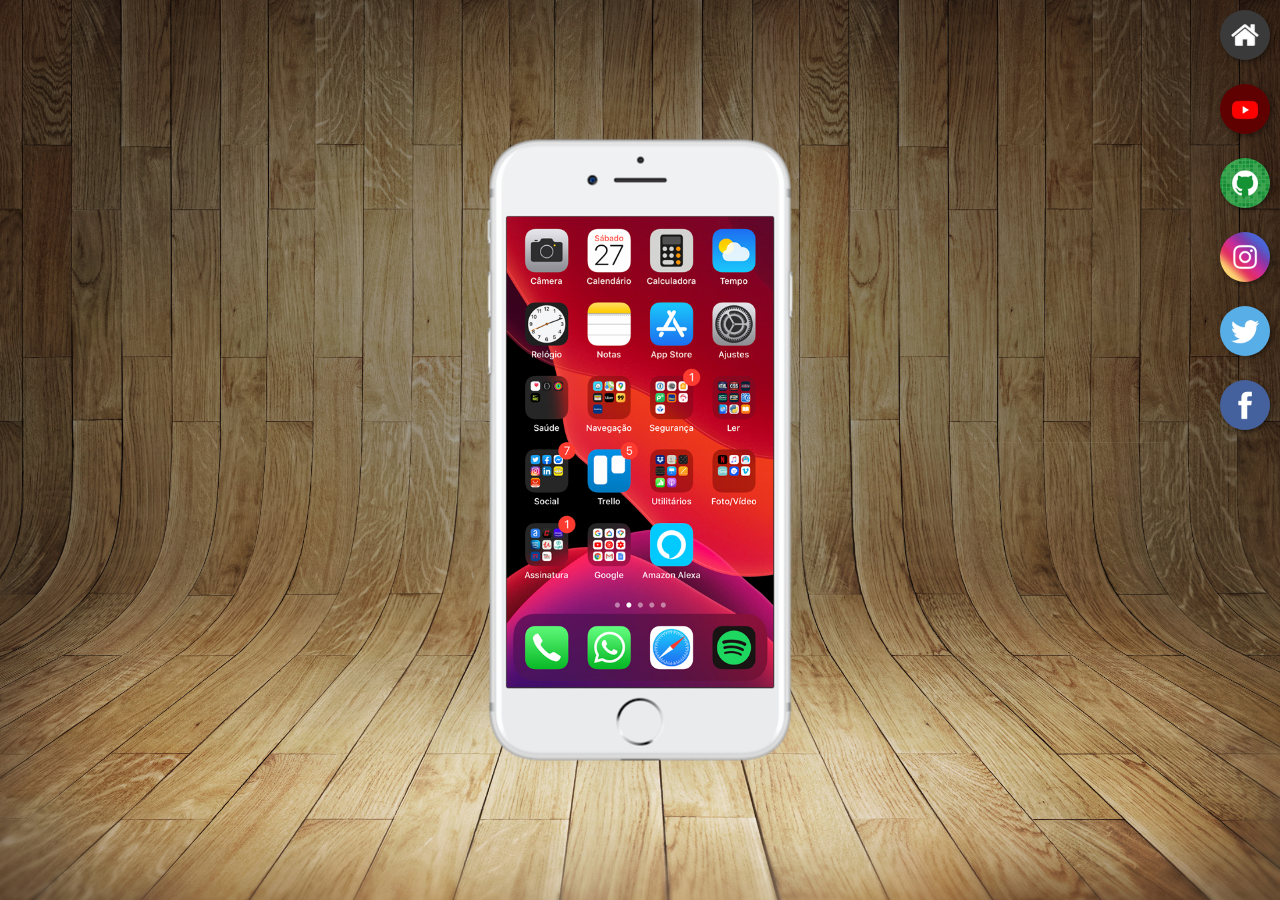
<file: index.html>
<!DOCTYPE html>
<html lang="en">
<head>
    <meta charset="UTF-8">
    <meta http-equiv="X-UA-Compatible" content="IE=edge">
    <meta name="viewport" content="width=device-width, initial-scale=1.0">
    <title>Projeto rede social</title>
    <link rel="shortcut icon" href="favicon.ico" type="image/x-icon">
    <link rel="stylesheet" href="estilos/style.css">
</head>
<body>
   <main>
        <section id="telefone">
            <iframe src="home.html" name="tela" id="tela" frameborder="0"></iframe>
        </section>
        <section id="rede-sociais">
            <a href="home.html" target="tela"><img src="imagens/logo-home.jpg" alt="home"></a><br>
            <a href="youtube.html" target="tela"><img src="imagens/logo-youtube.jpg" alt="youtube"></a><br>
            <a href="github.html" target="tela"><img src="imagens/logo-github.jpg" alt="github"></a><br>
            <a href="instagram.html" target="tela"><img src="imagens/logo-instagram.jpg" alt="instagram"></a><br>
            <a href="#" target="tela"><img src="imagens/logo-twitter.jpg" alt="twitter"></a><br>
            <a href="#" target="tela"><img src="imagens/logo-facebook.jpg" alt="facebook"></a><br>
        </section>
   </main>
</body>
</html>
</file>
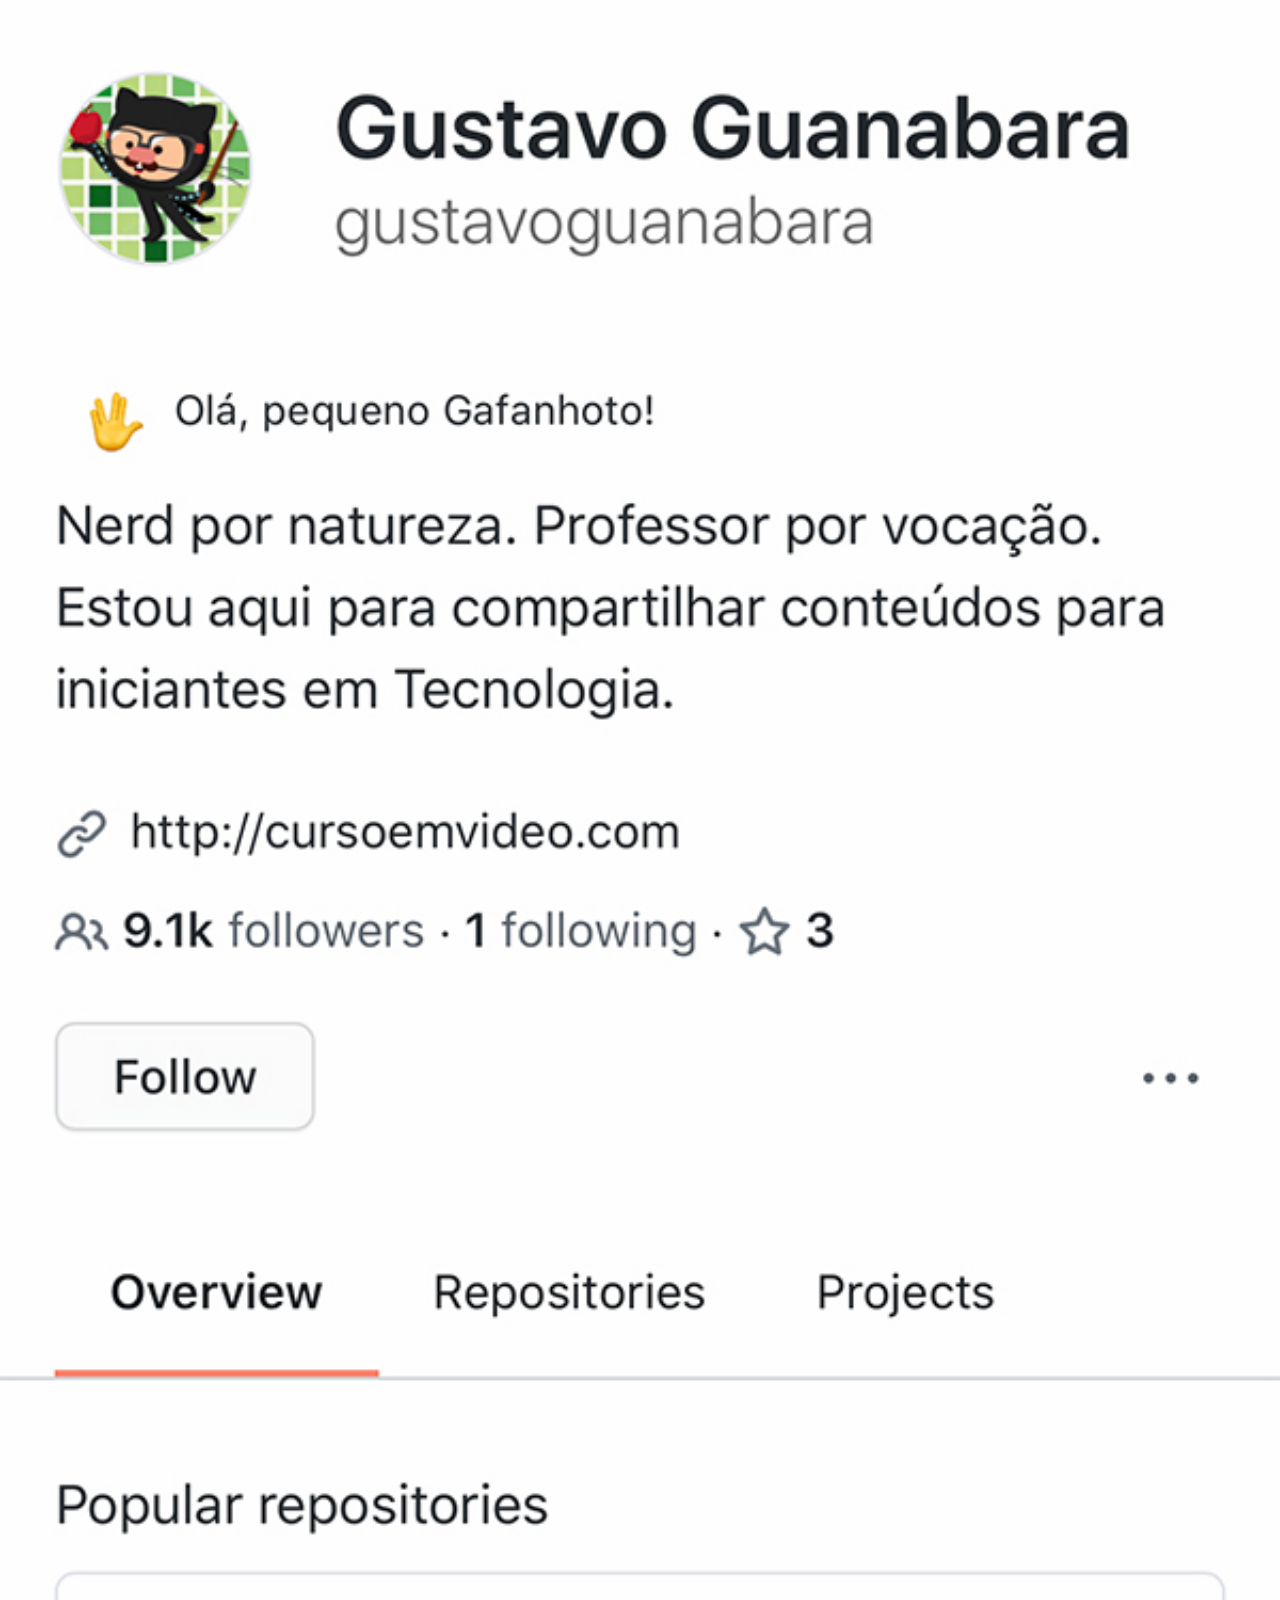
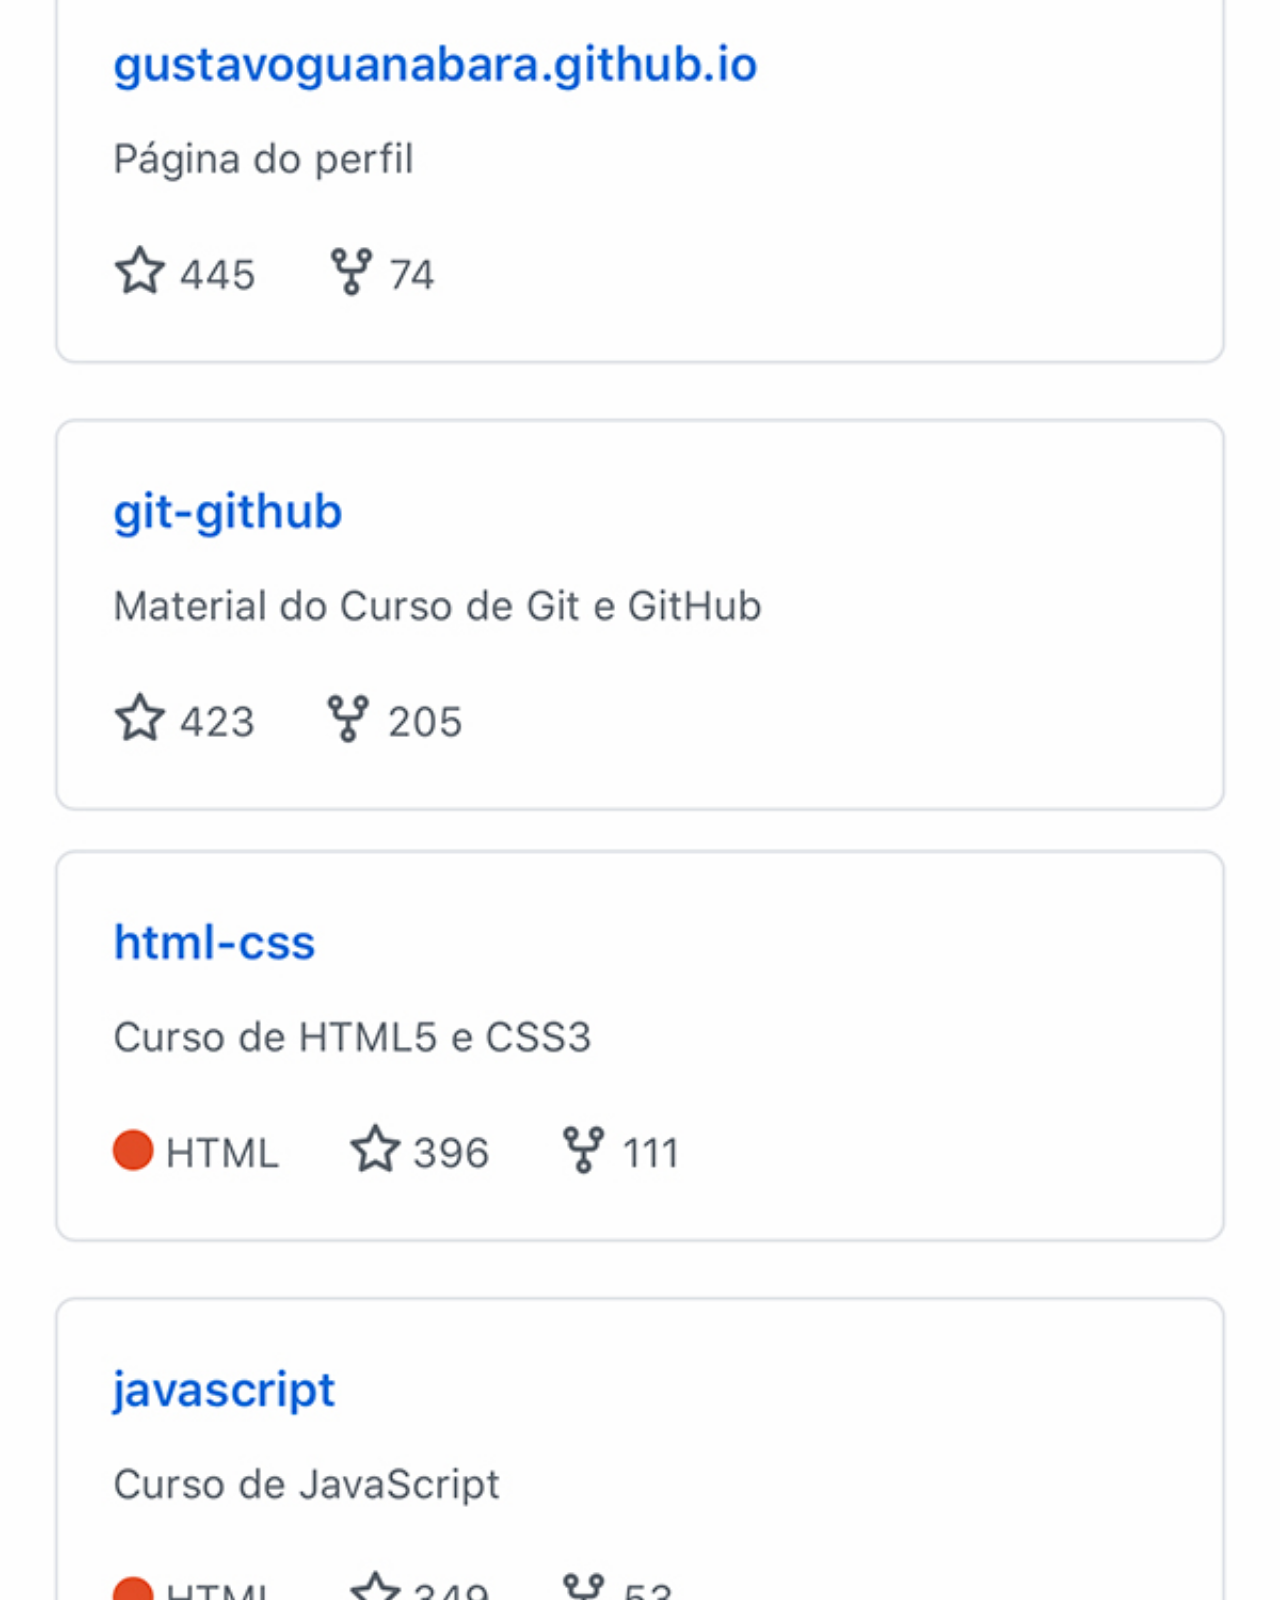
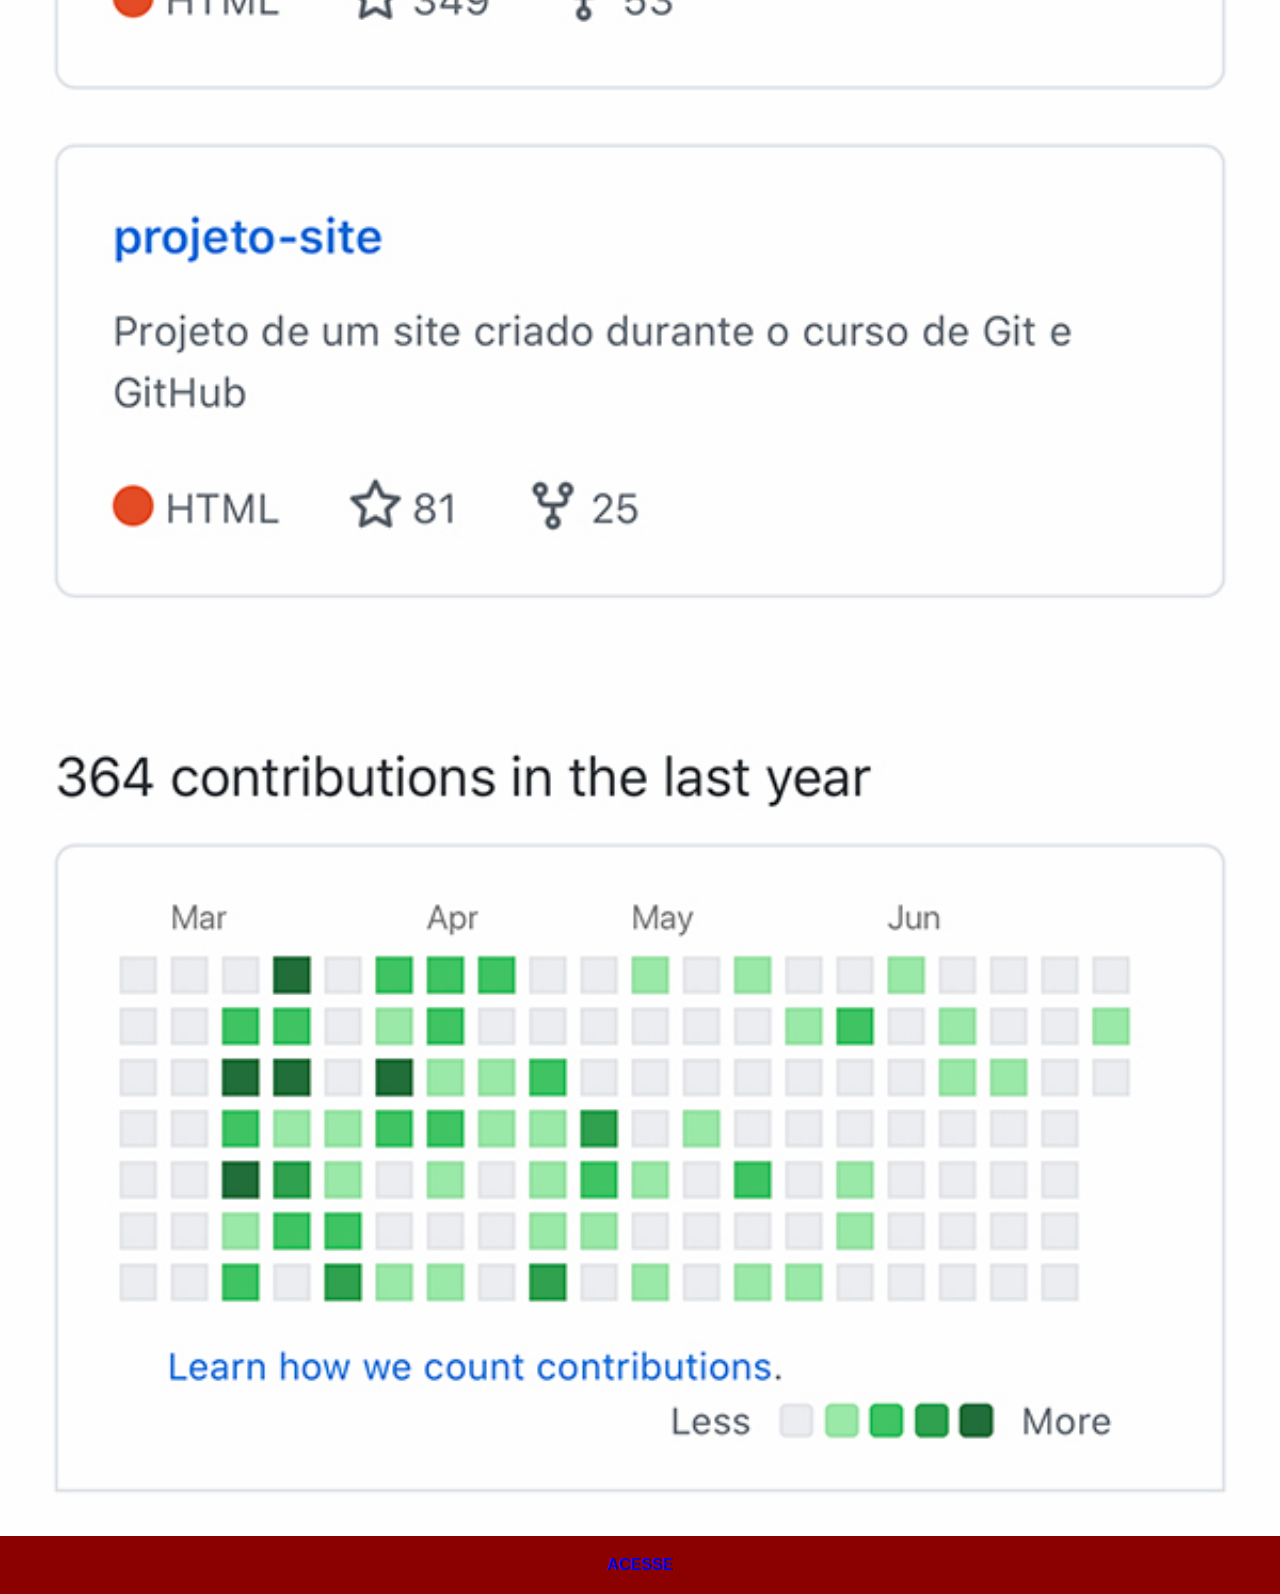
<file: github.html>
<!DOCTYPE html>
<html lang="en">
<head>
    <meta charset="UTF-8">
    <meta http-equiv="X-UA-Compatible" content="IE=edge">
    <meta name="viewport" content="width=device-width, initial-scale=1.0">
    <title>Document</title>
    <link rel="stylesheet" href="estilo/social.css">
</head>
<body>
    <img src="imagens/tela-github.jpg" alt="github">
    <a href="https://github.com/gustavoguanabara/" target="_blank">ACESSE</a>
</body>
</html>
</file>
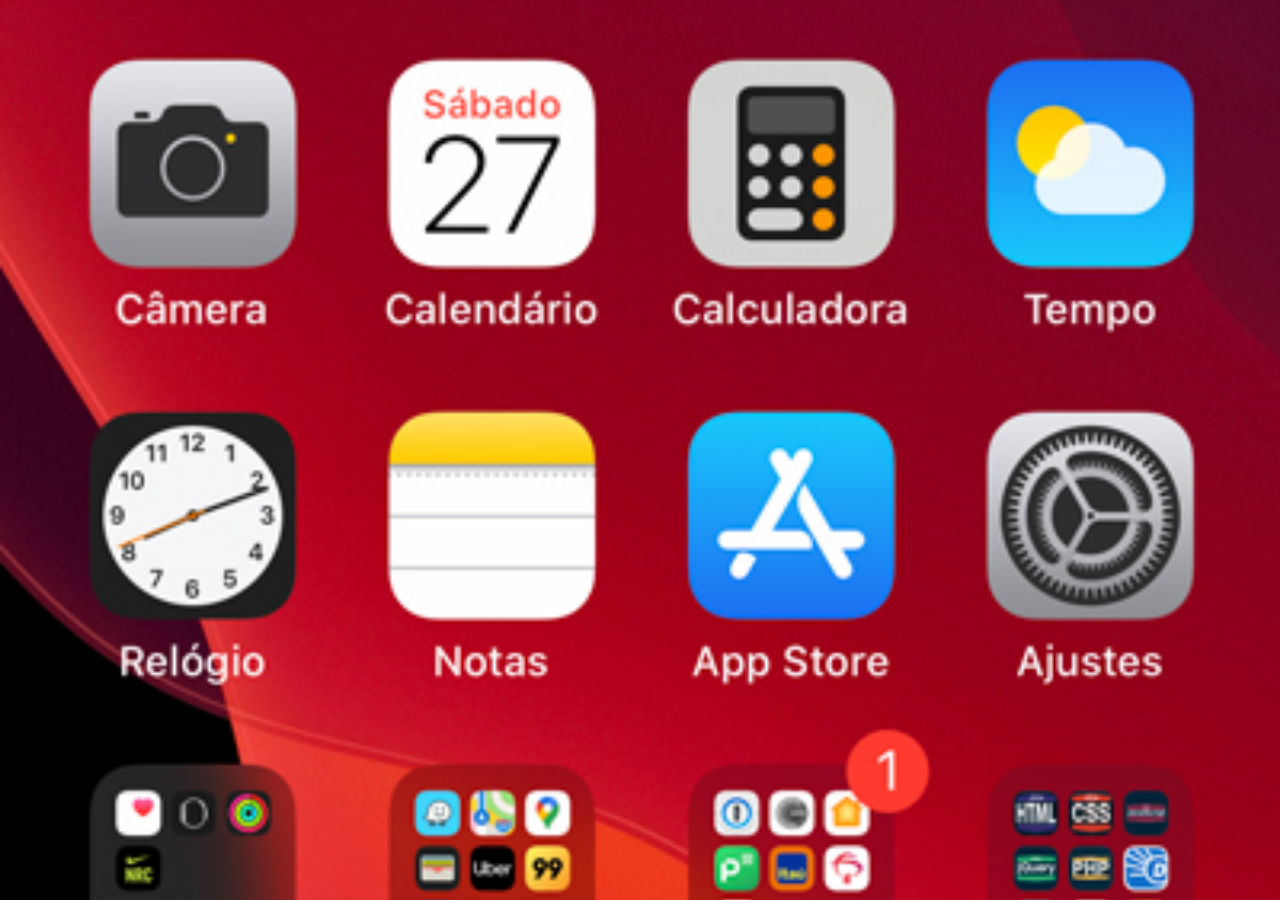
<file: home.html>
<!DOCTYPE html>
<html lang="en">
<head>
    <meta charset="UTF-8">
    <meta http-equiv="X-UA-Compatible" content="IE=edge">
    <meta name="viewport" content="width=device-width, initial-scale=1.0">
    <title>Document</title>
    <style>
        *{
            margin: 0px;
            padding: 0p;
        }
        body{
            width: 100vw;
            height: 100vh;
            background:black url('imagens/tela-home.jpg')no-repeat top center;
            background-size: cover;
        }
    </style>
</head>
<body>
    
</body>
</html>
</file>
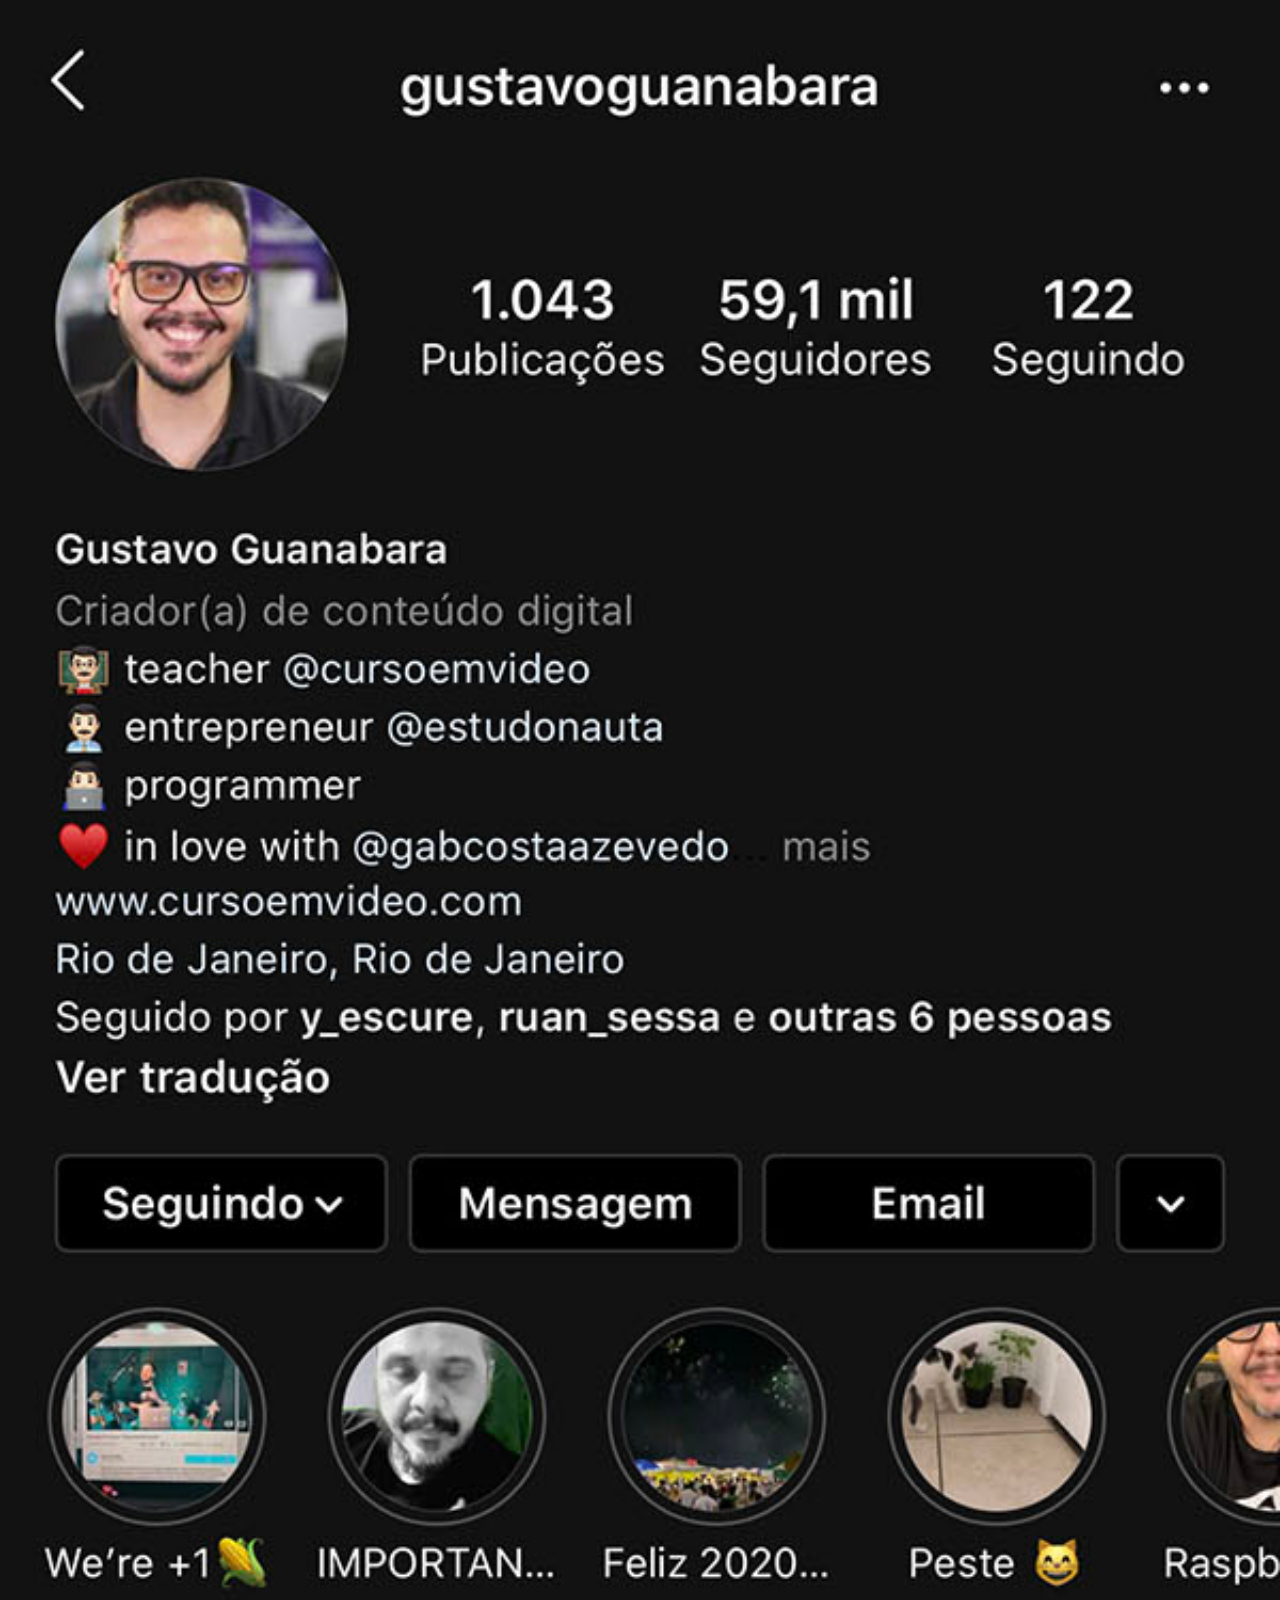
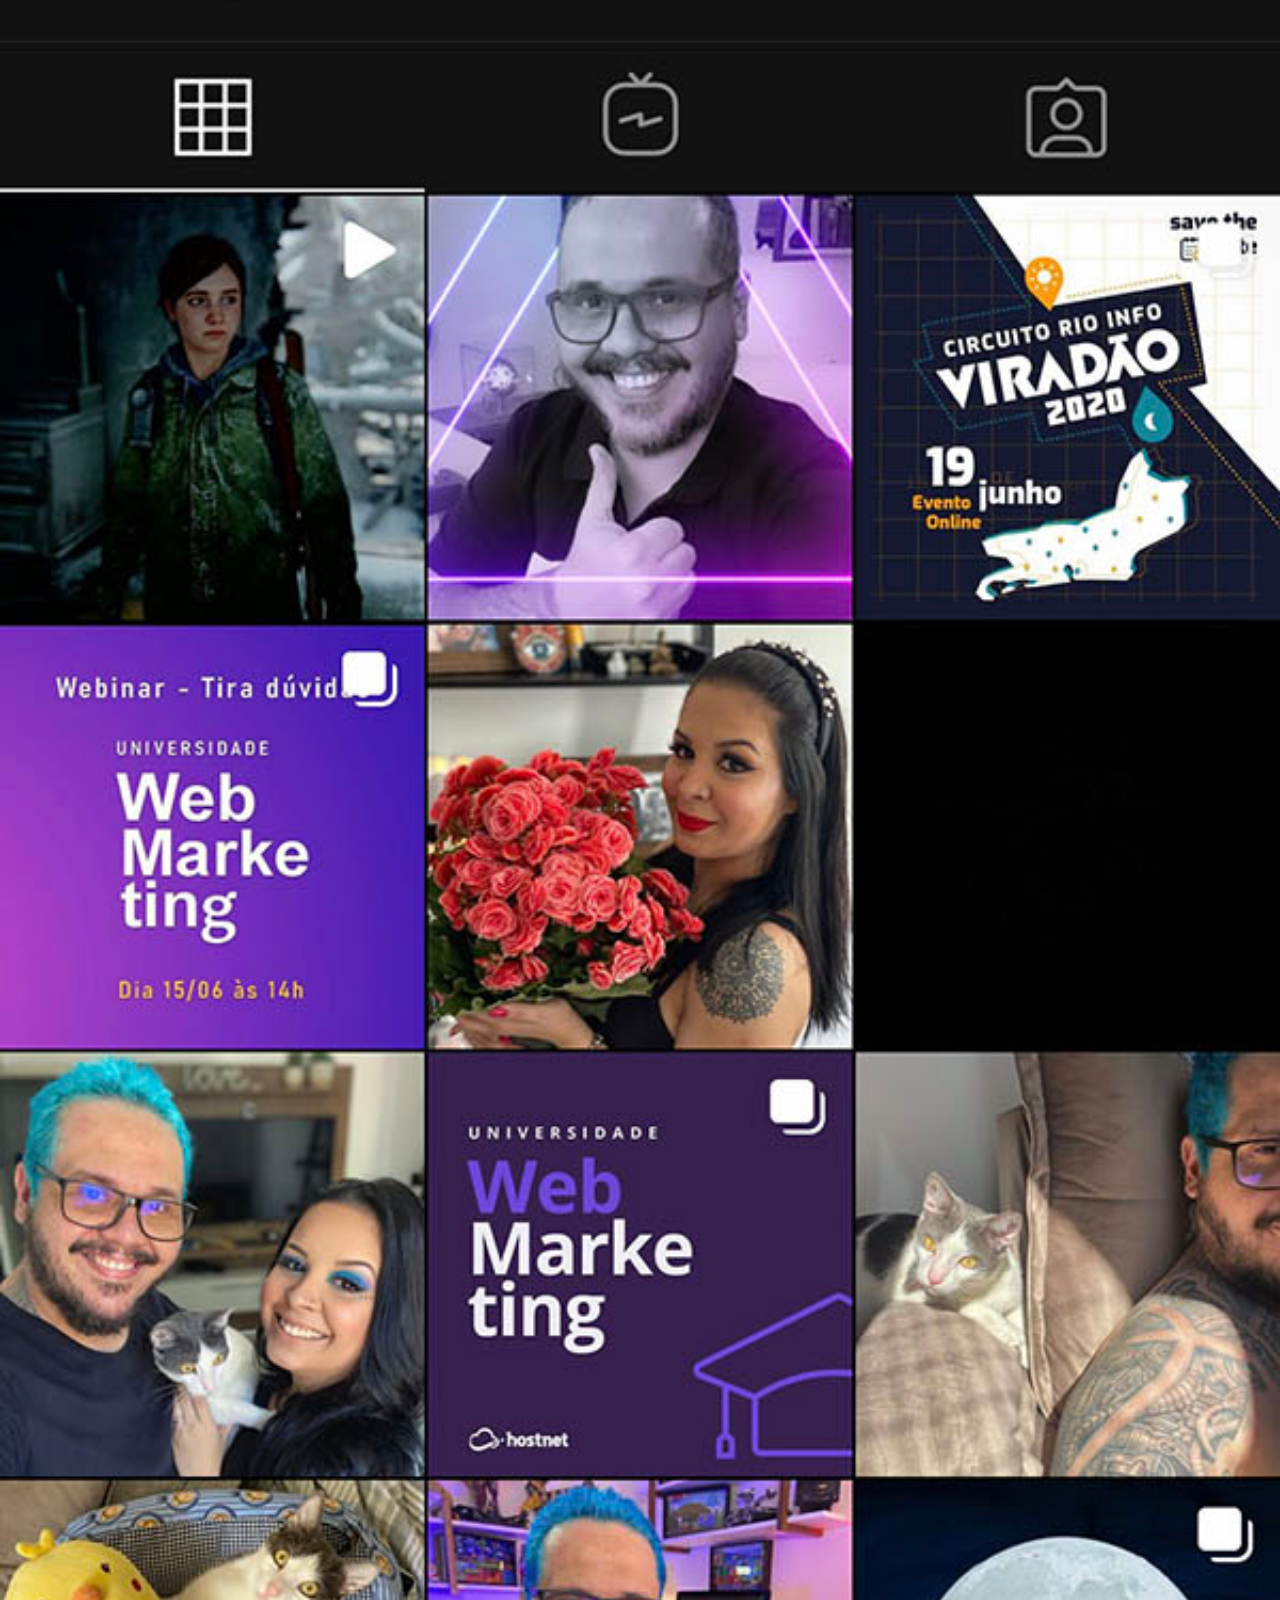
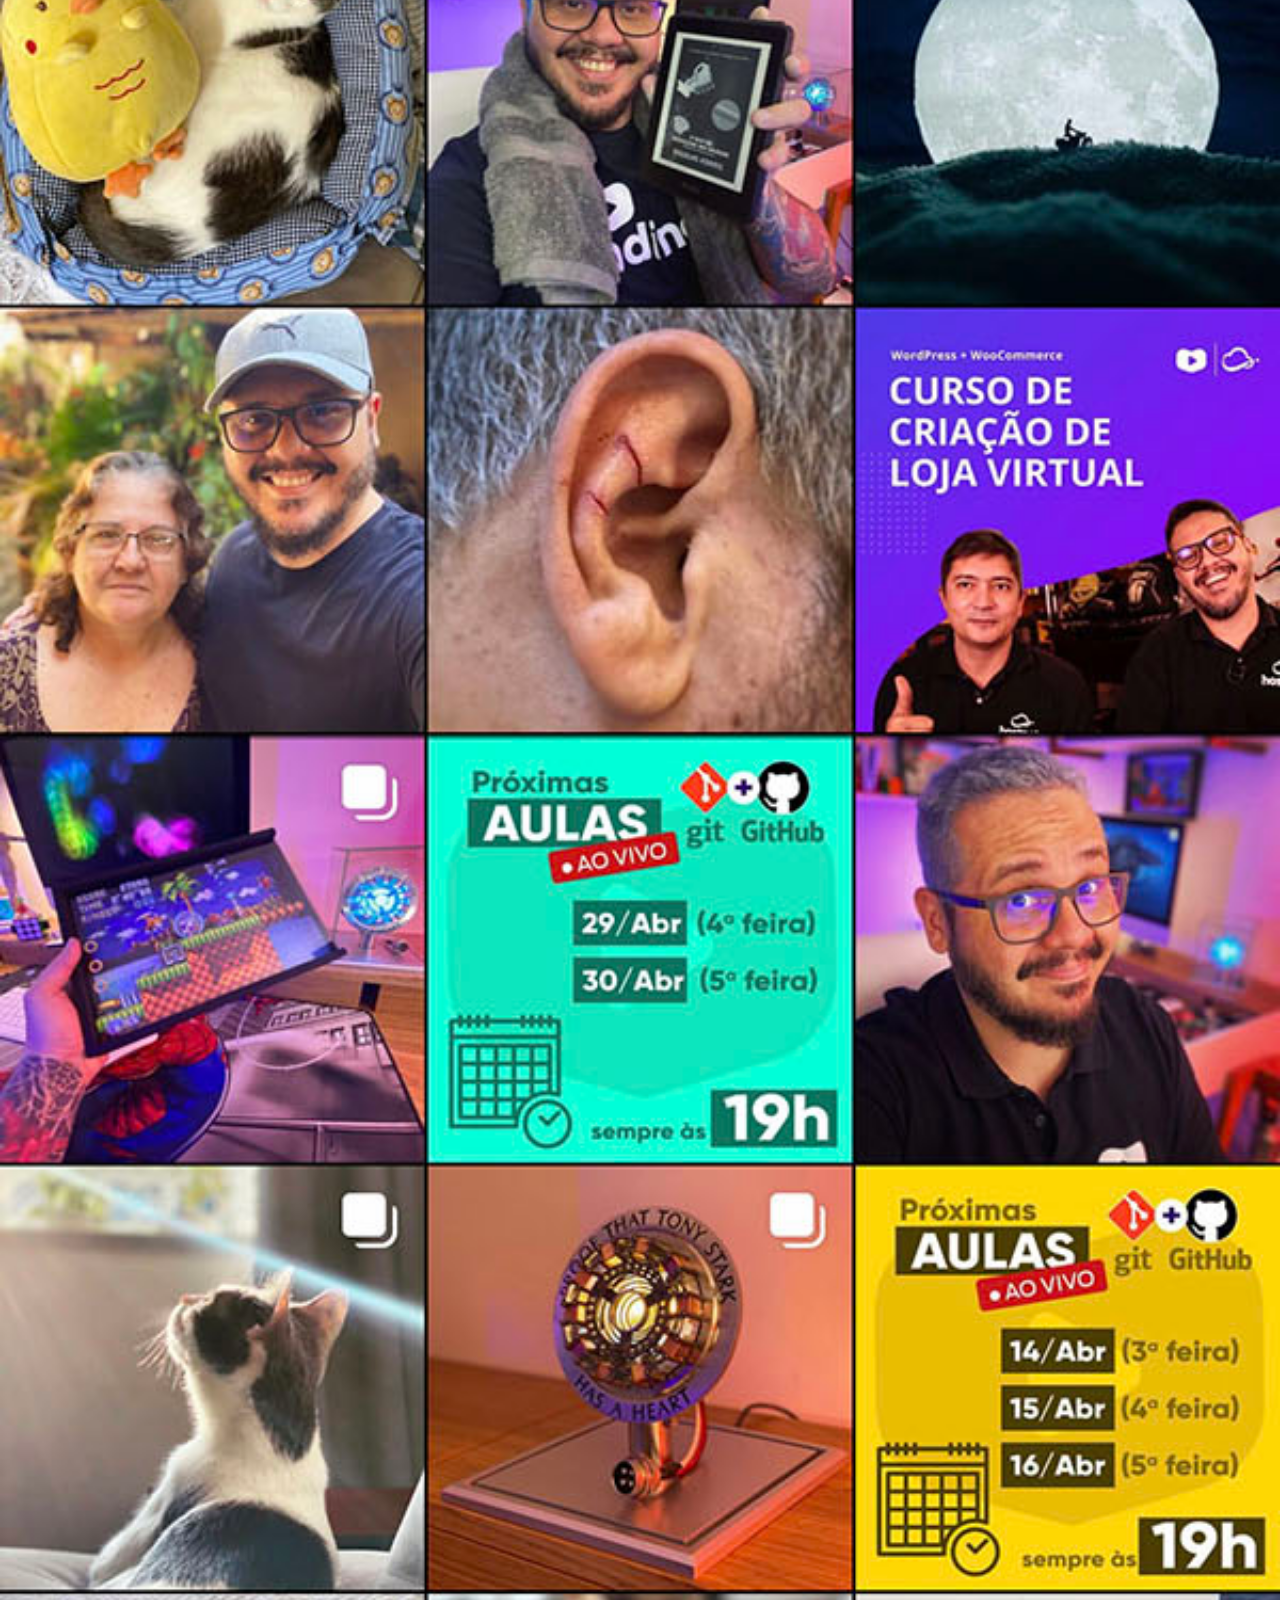
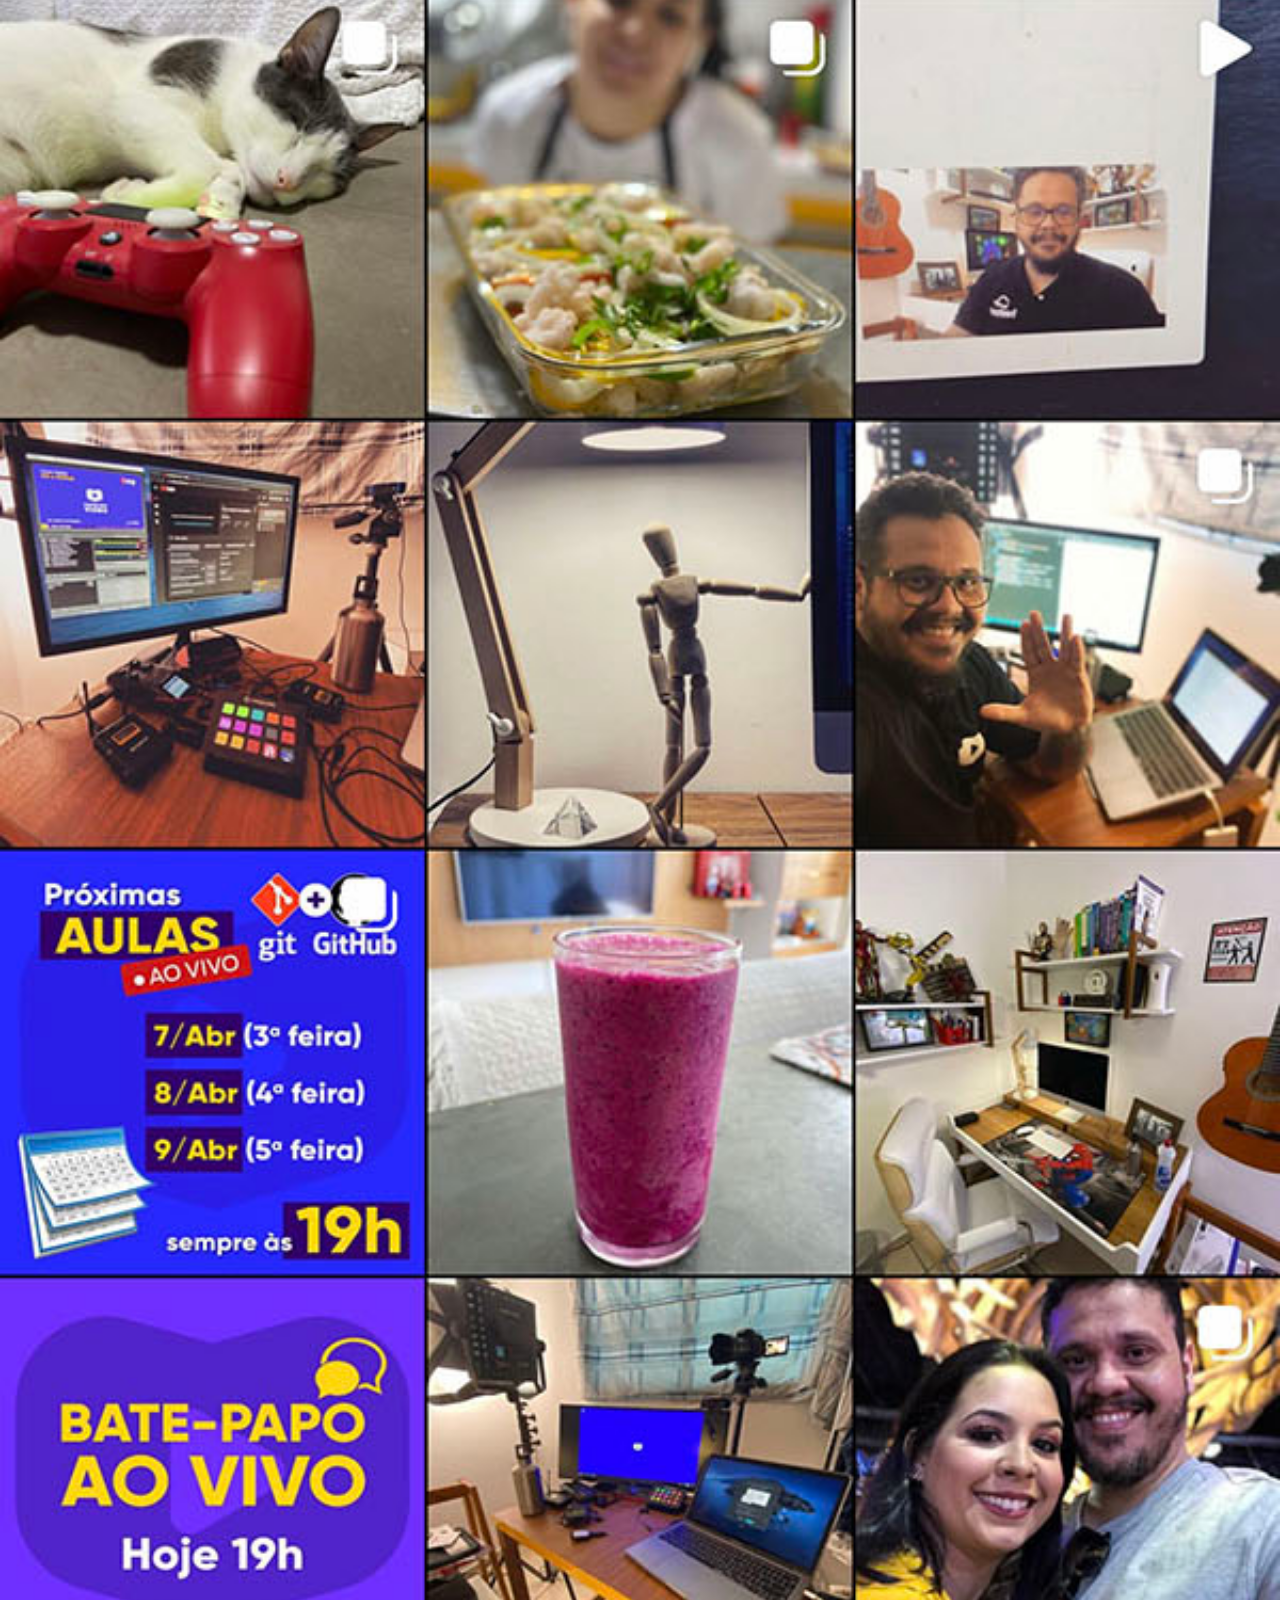
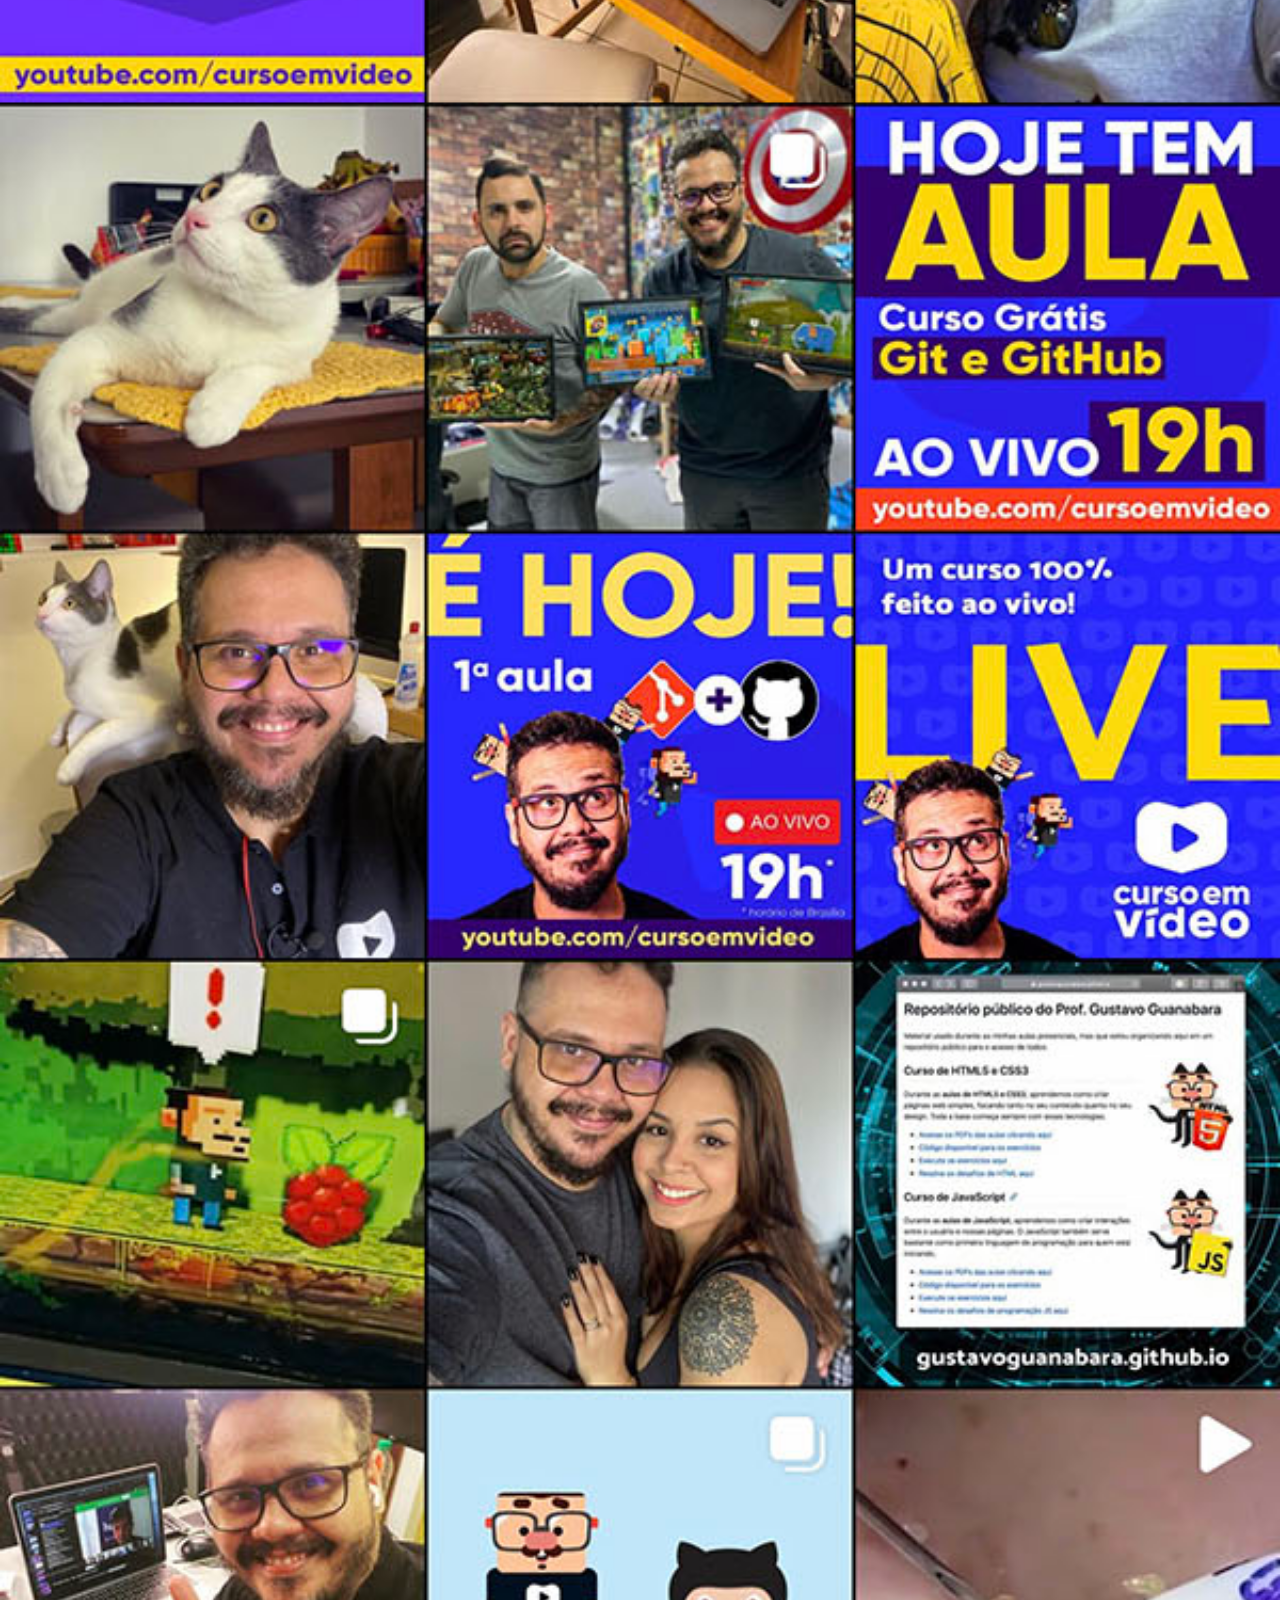
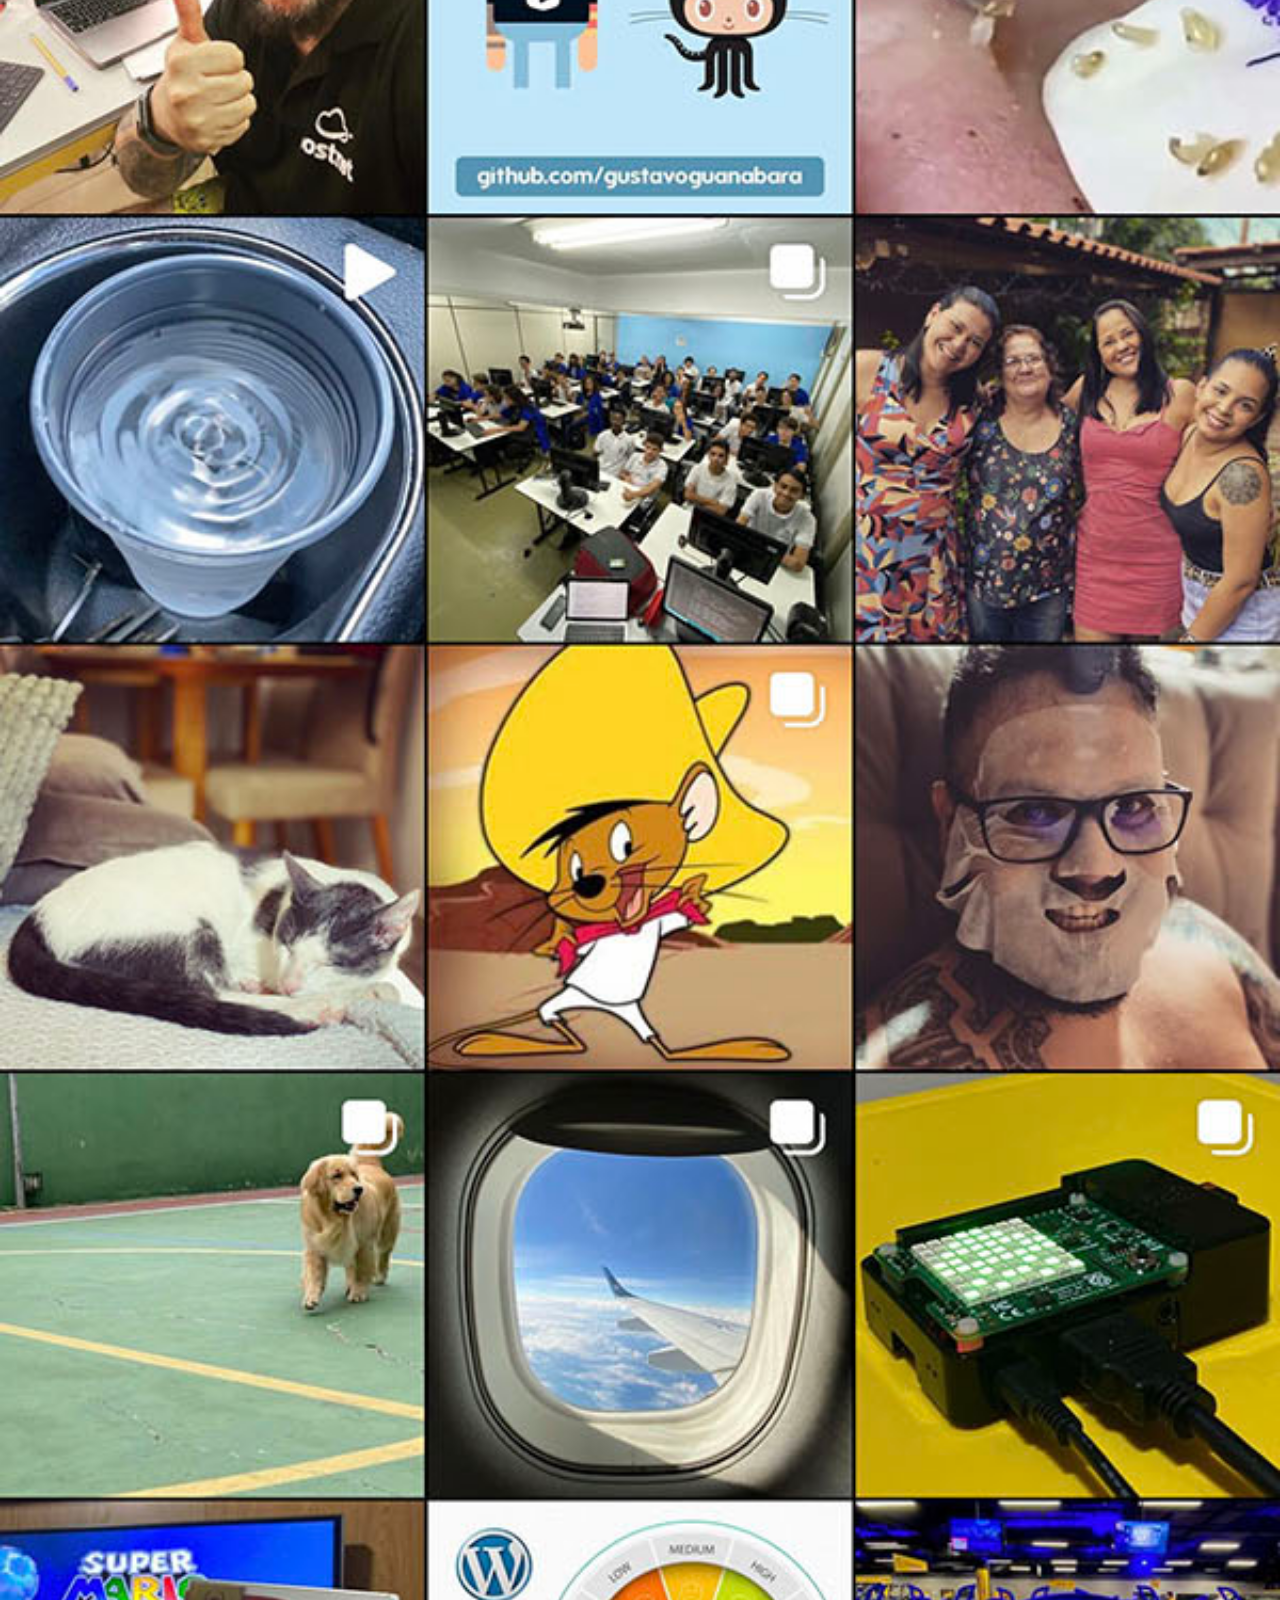
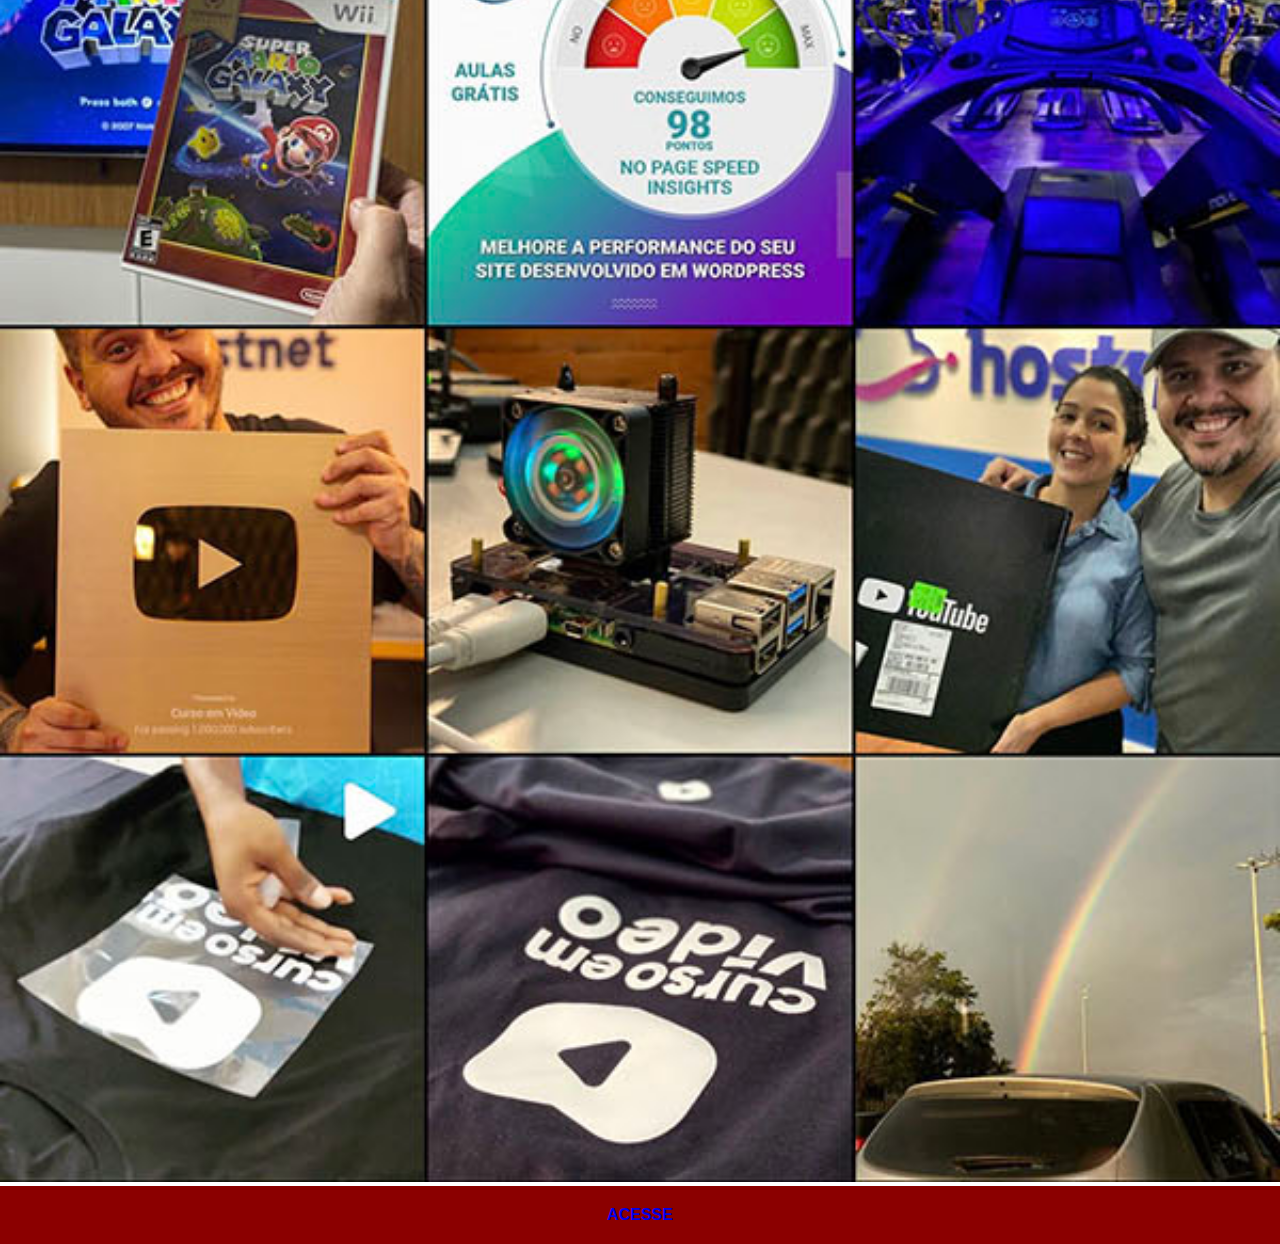
<file: instagram.html>
<!DOCTYPE html>
<html lang="en">
<head>
    <meta charset="UTF-8">
    <meta http-equiv="X-UA-Compatible" content="IE=edge">
    <meta name="viewport" content="width=device-width, initial-scale=1.0">
    <title>instagram</title>
    <link rel="stylesheet" href="estilo/social.css">
</head>
<body>
    <img src="imagens/tela-instagram.jpg" alt="instagram">
    <a href="https://www.instagram.com/gustavoguanabara/" target="_blank">ACESSE</a>
</body>
</html>
</file>
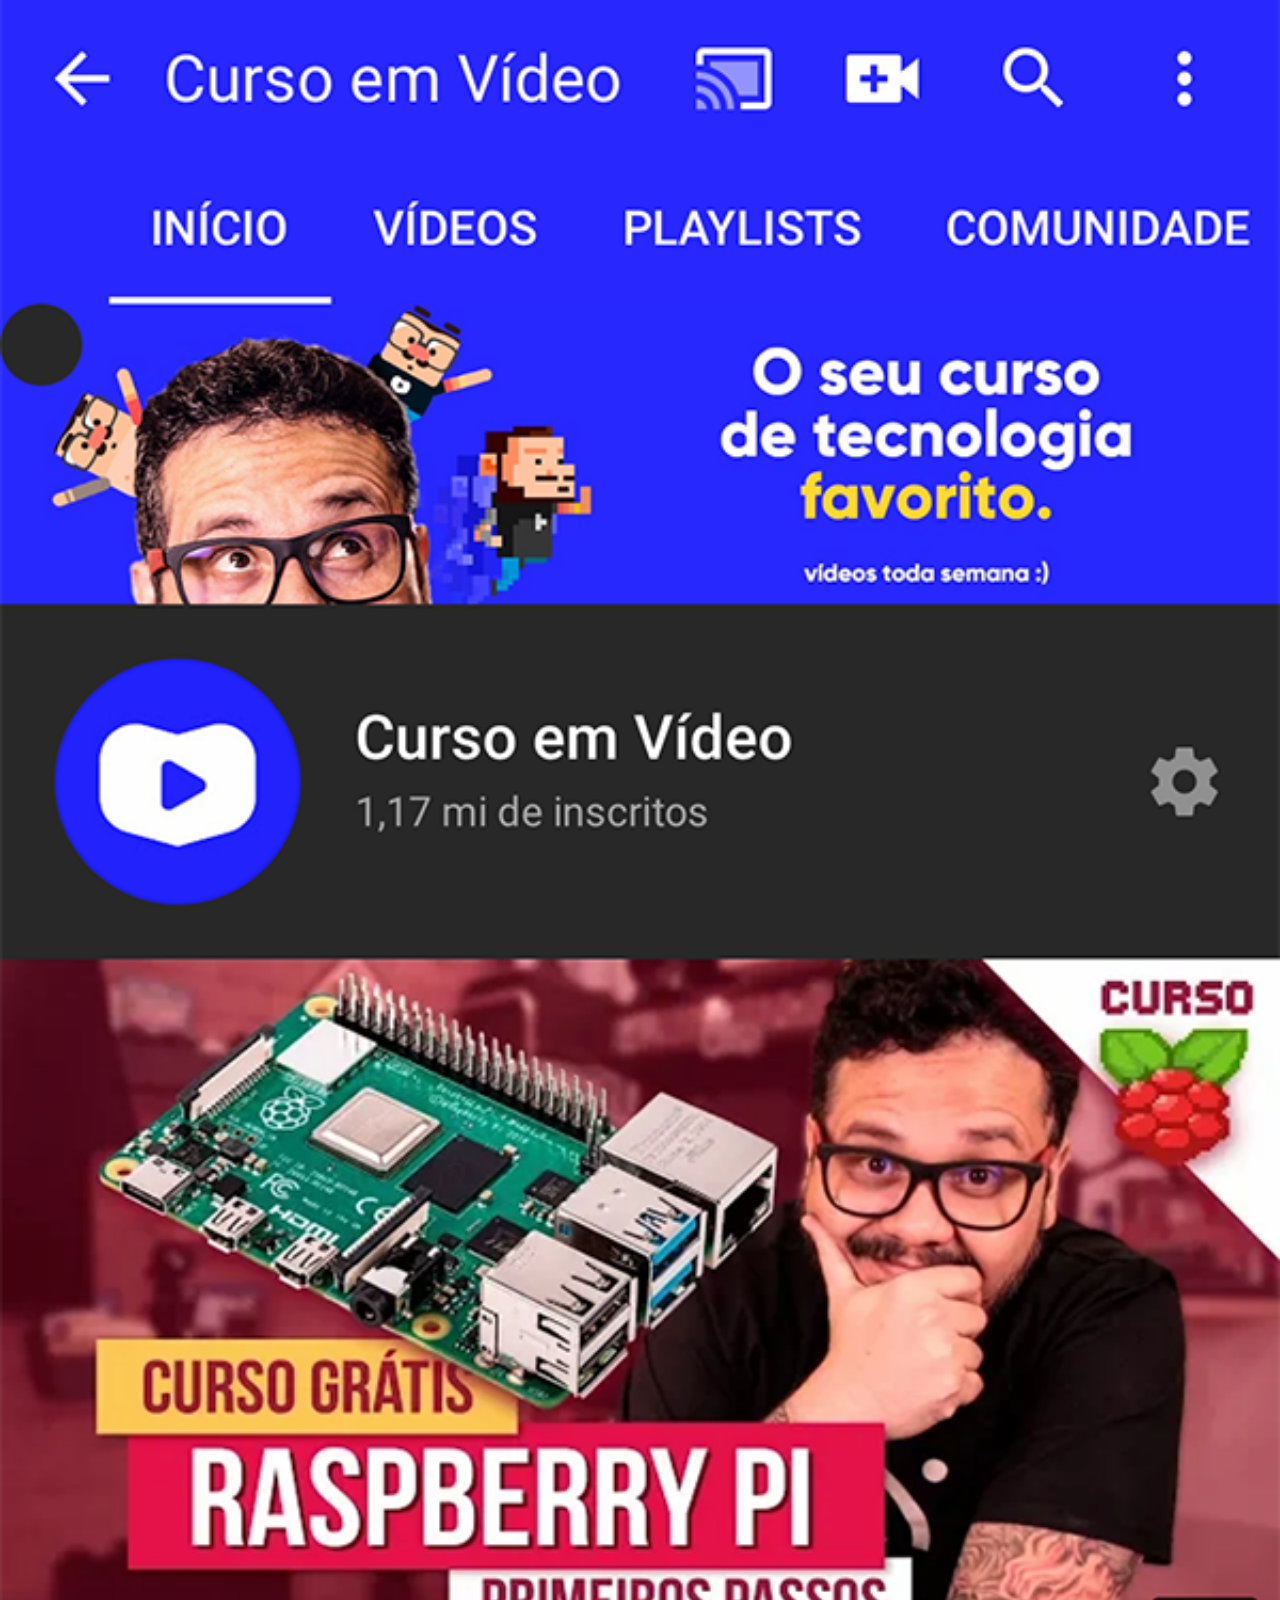
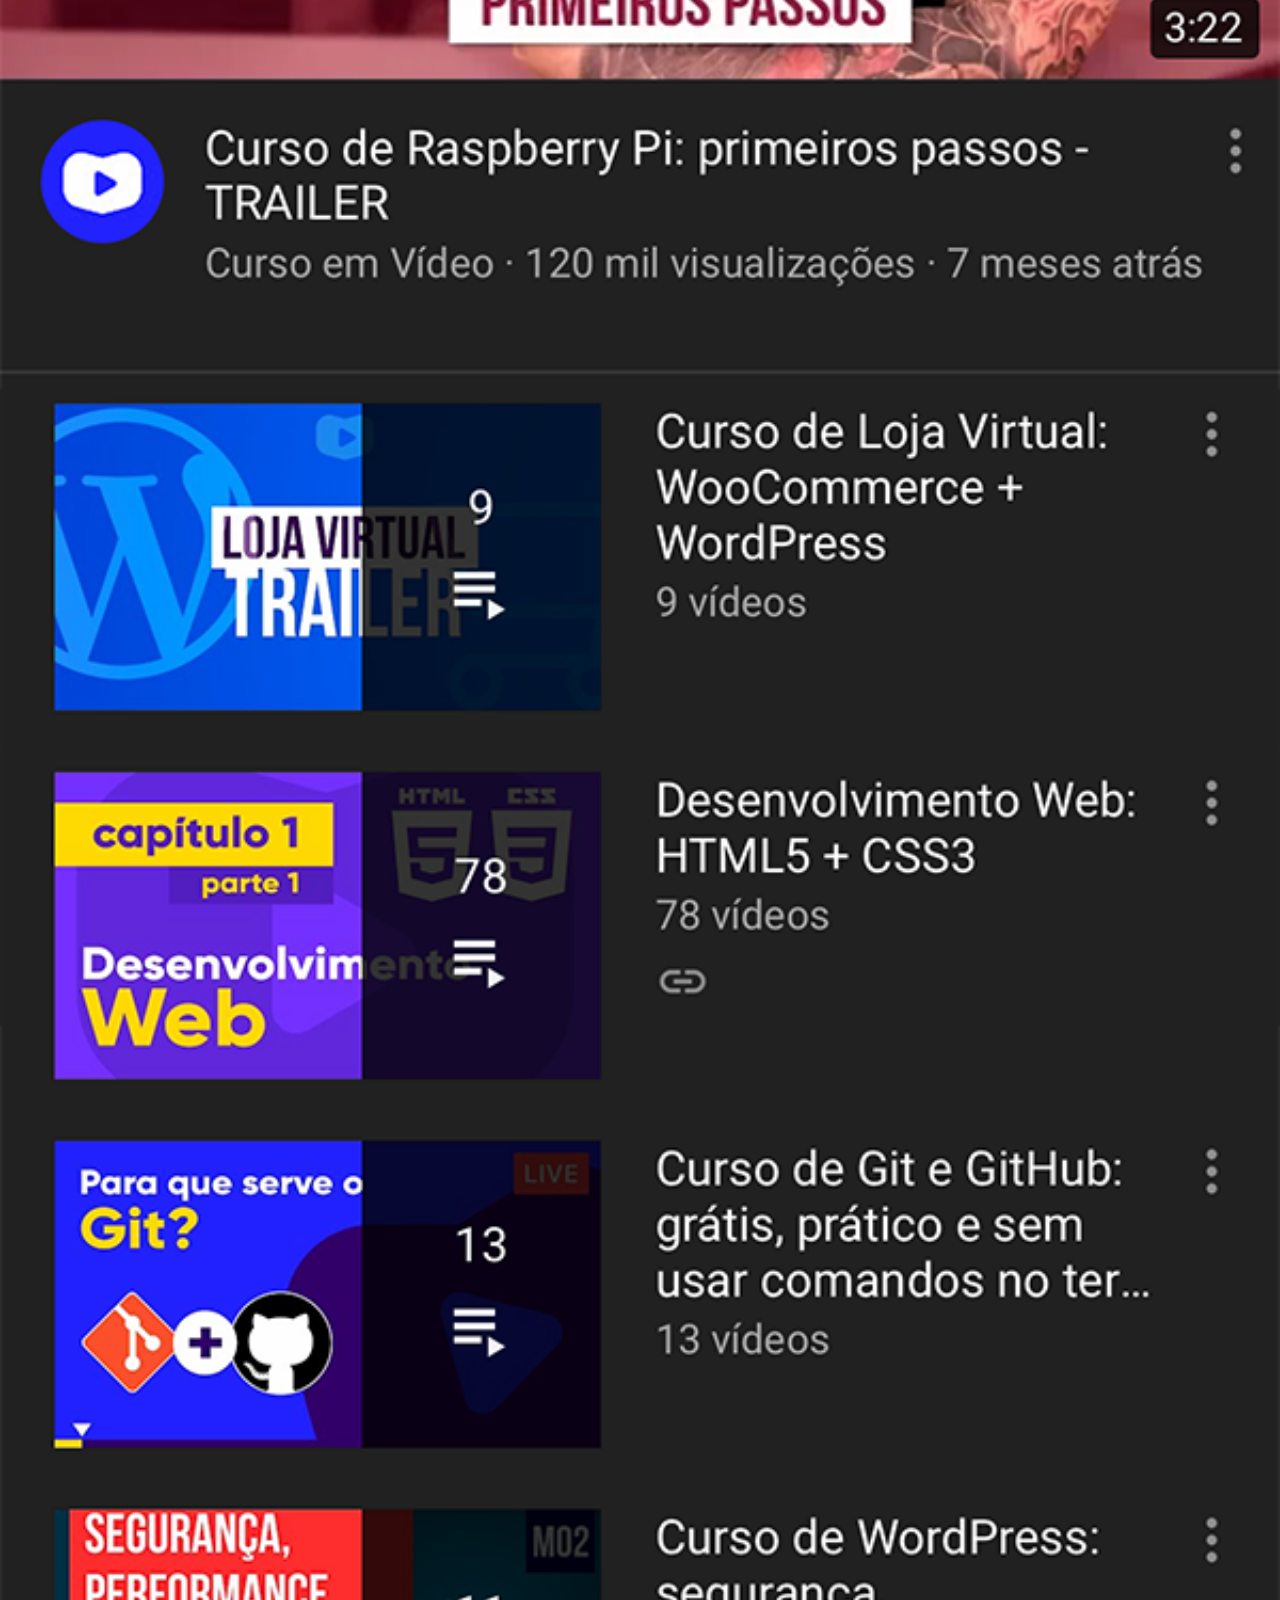
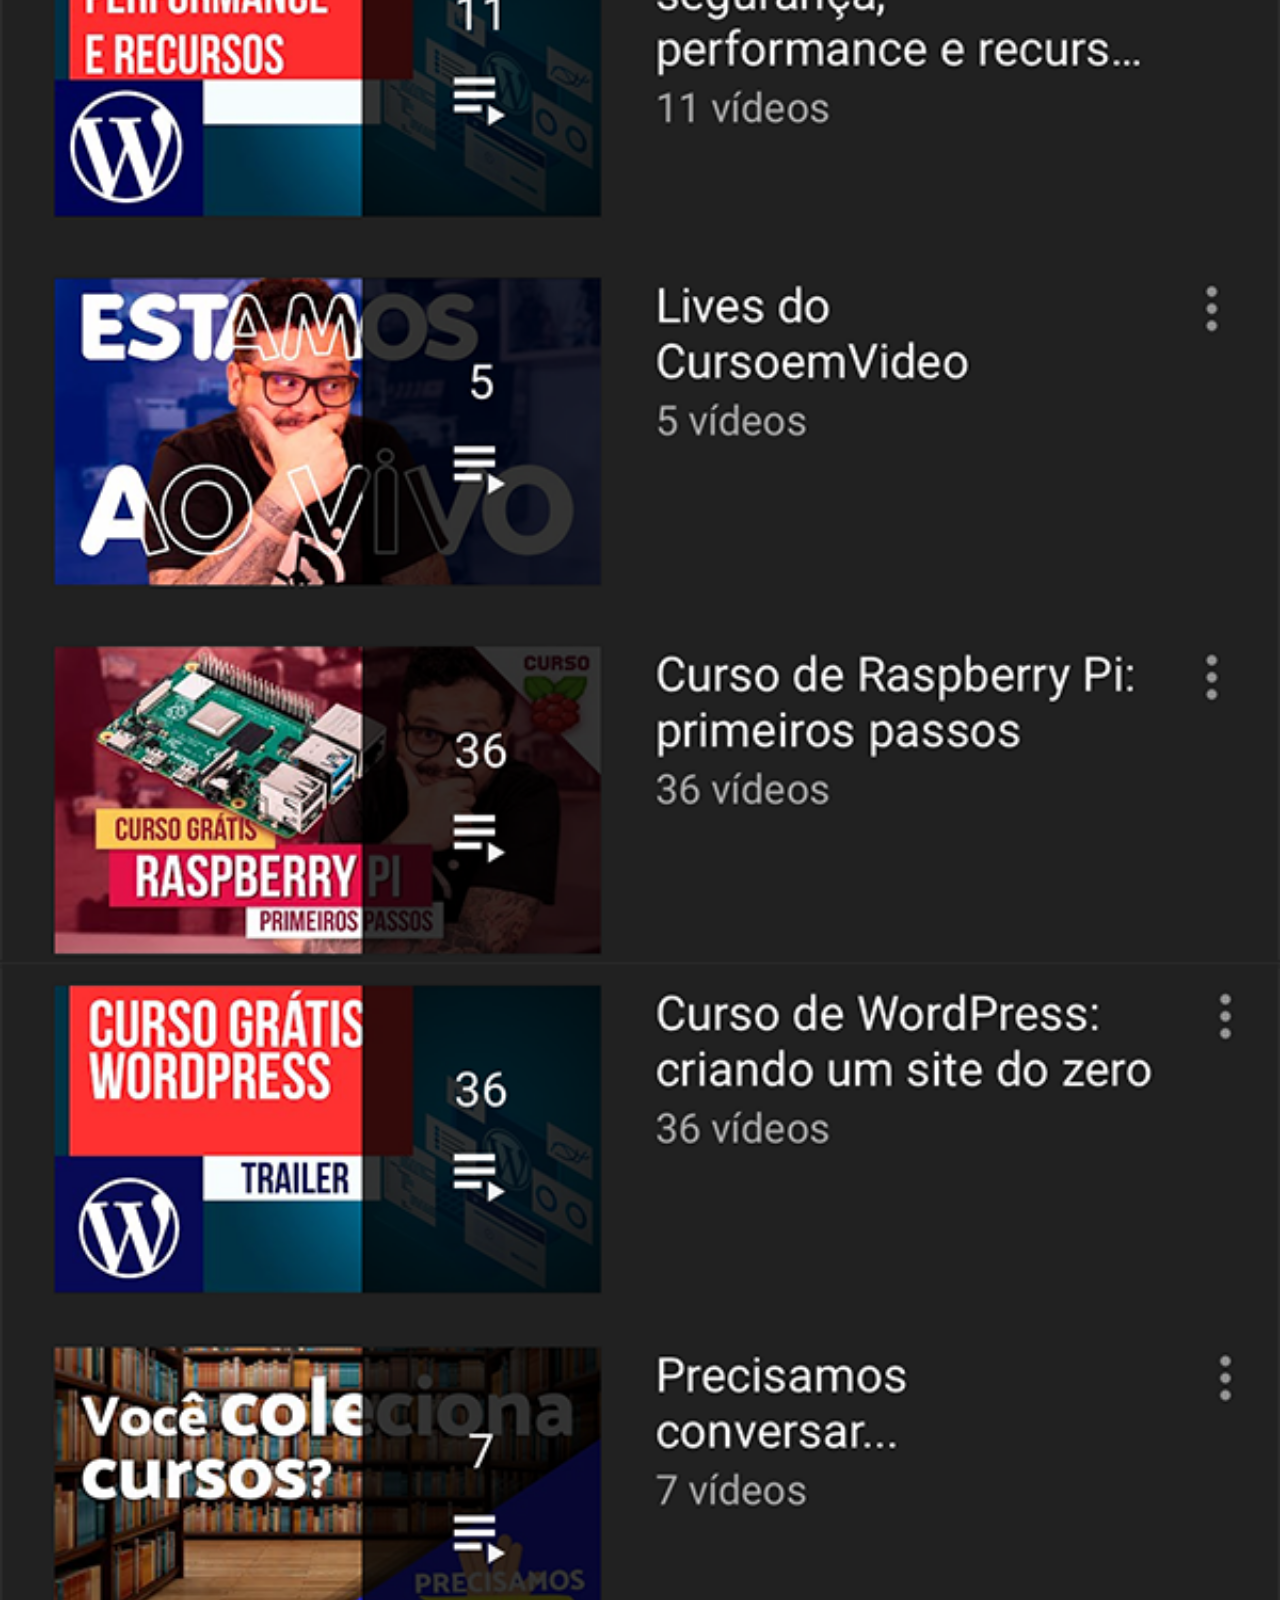
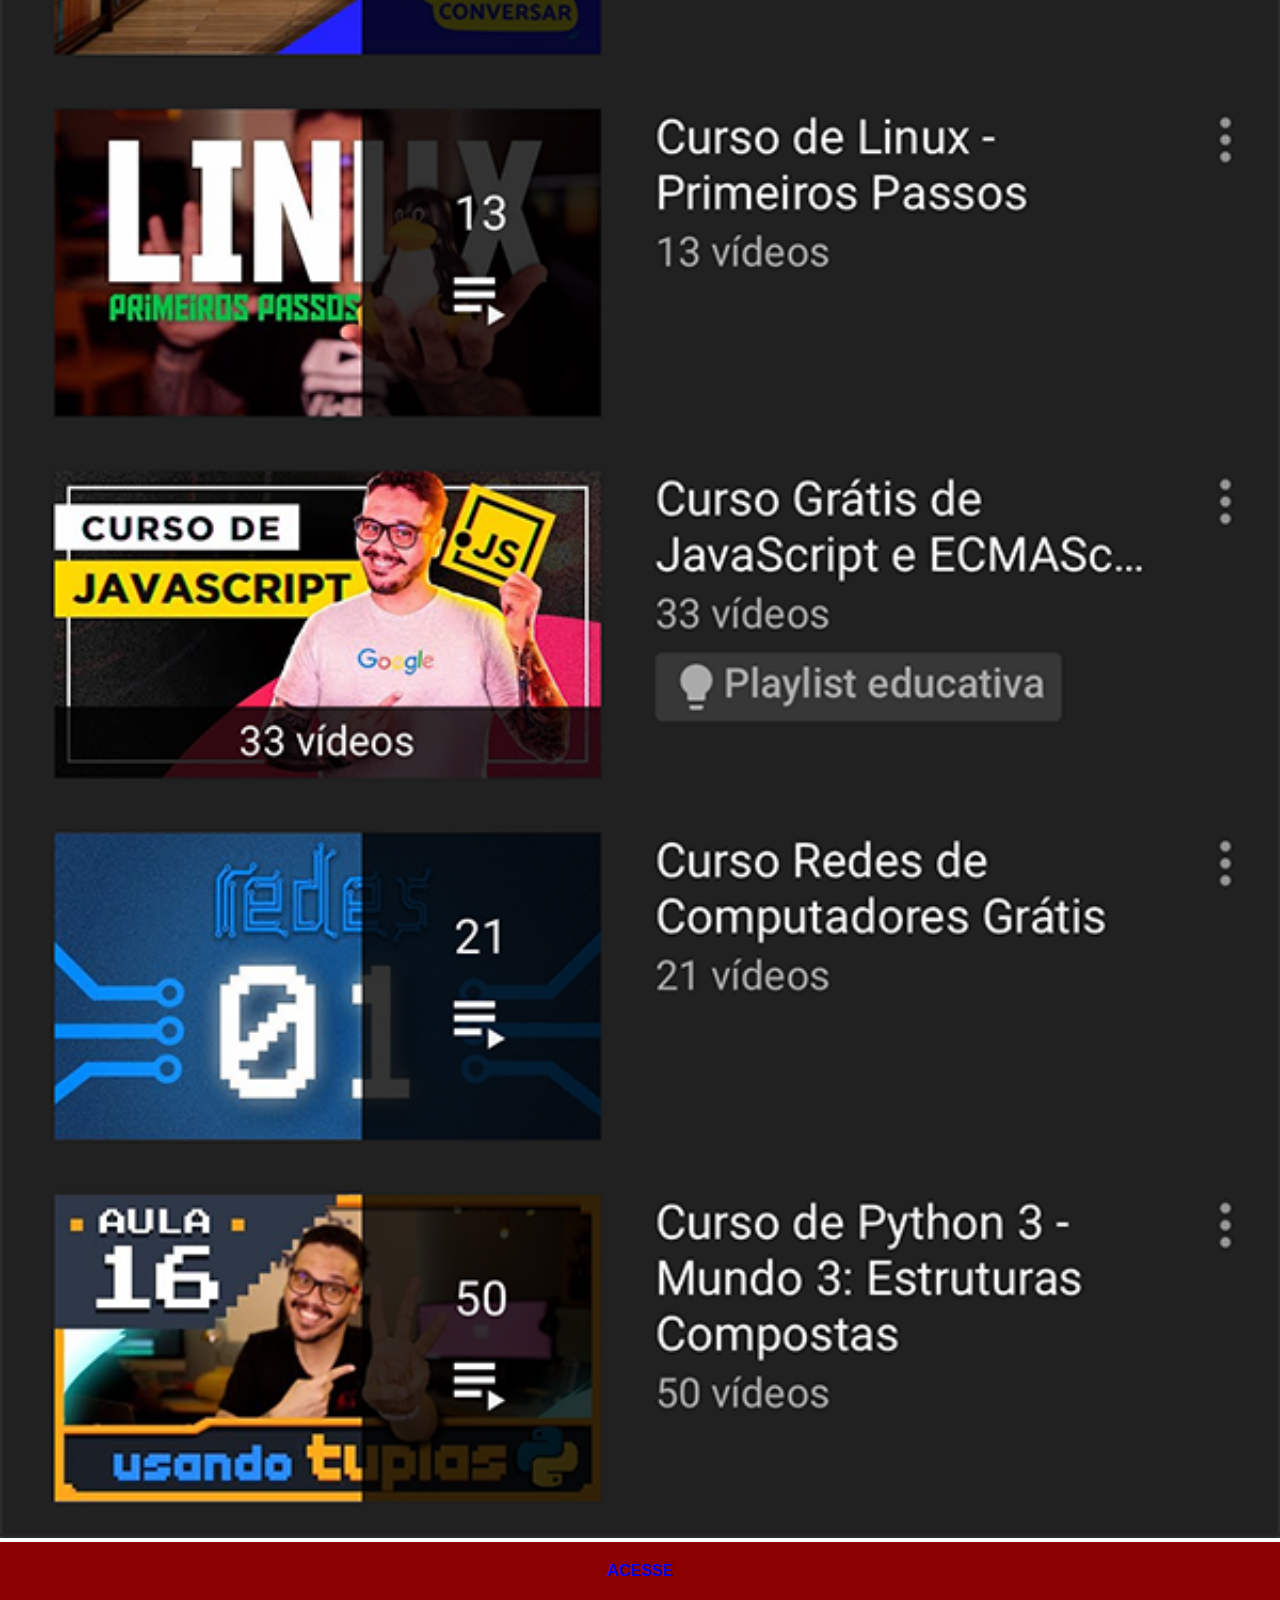
<file: youtube.html>
<!DOCTYPE html>
<html lang="pt-br">
<head>
    <meta charset="UTF-8">
    <meta http-equiv="X-UA-Compatible" content="IE=edge">
    <meta name="viewport" content="width=device-width, initial-scale=1.0">
    <title>youtube</title>
    <link rel="stylesheet" href="estilo/social.css">
</head>
<body>
    <img src="imagens/tela-youtube.png" alt="youtube">
    <a href="https://www.youtube.com/@CursoemVideo/playlists" target="_blank">ACESSE</a>
</body>
</html>
</file>
<file: estilos/style.css>
@charset "UTF-8";

    *{
        margin: 0px;
        padding: 0px;
        font-family: Arial, Helvetica, sans-serif;
    }
    html, body{
        height: 100vh;
        width: 100vw;
        background-color: black;
    }
    main {
        height: 100vh;
        position: relative;
        
    }
    body{
        background: url('../imagens/fundo-madeira.jpg')no-repeat top center;
        background-size: cover;
        background-attachment: fixed;
    }
    section#telefone{
        position: absolute;
        top: 50%;
        left: 50%;
        transform: translate(-50%,-50%);
        height: 627px;
        width: 311px;
        
        background: url('../imagens/frame-iphone.png') no-repeat;
    }
    iframe#tela{
        position: relative;
        top: 80px;
        left: 22px;
        width: 267px;
        height: 471px;
    }
    section#rede-sociais img{
        width: 50px;
        margin: 10px;
        border-radius: 50%;
        box-shadow: 2px 2px 5px rgba(0, 0, 0, 0.432);
        box-sizing: border-box;
        
    }
    section#rede-sociais{
        text-align: right;
    }
    section#rede-sociais img:hover{
        border: 2px solid rgba(255, 255, 255, 0.616);
        transform: translate(-3px, -3px);
        box-shadow: 5px 5px 10px rgba(0, 0, 0, 0.432);
        transition: transform .3s, border .5s;
    }
</file>
<file: estilo/social.css>
@charset "UTF-8";

*{
    margin: 0px;
    padding: 0px;
    font-family: Arial, Helvetica, sans-serif;
}
::-webkit-scrollbar{
    width: 0px;
    height: 0px;
}
img{
    width: 100vw;
}
a{
    display: block;
    background-color: darkred;
    padding: 20px;
    text-align: center;
    font-weight: bolder;
    text-decoration: none;
}
</file>
